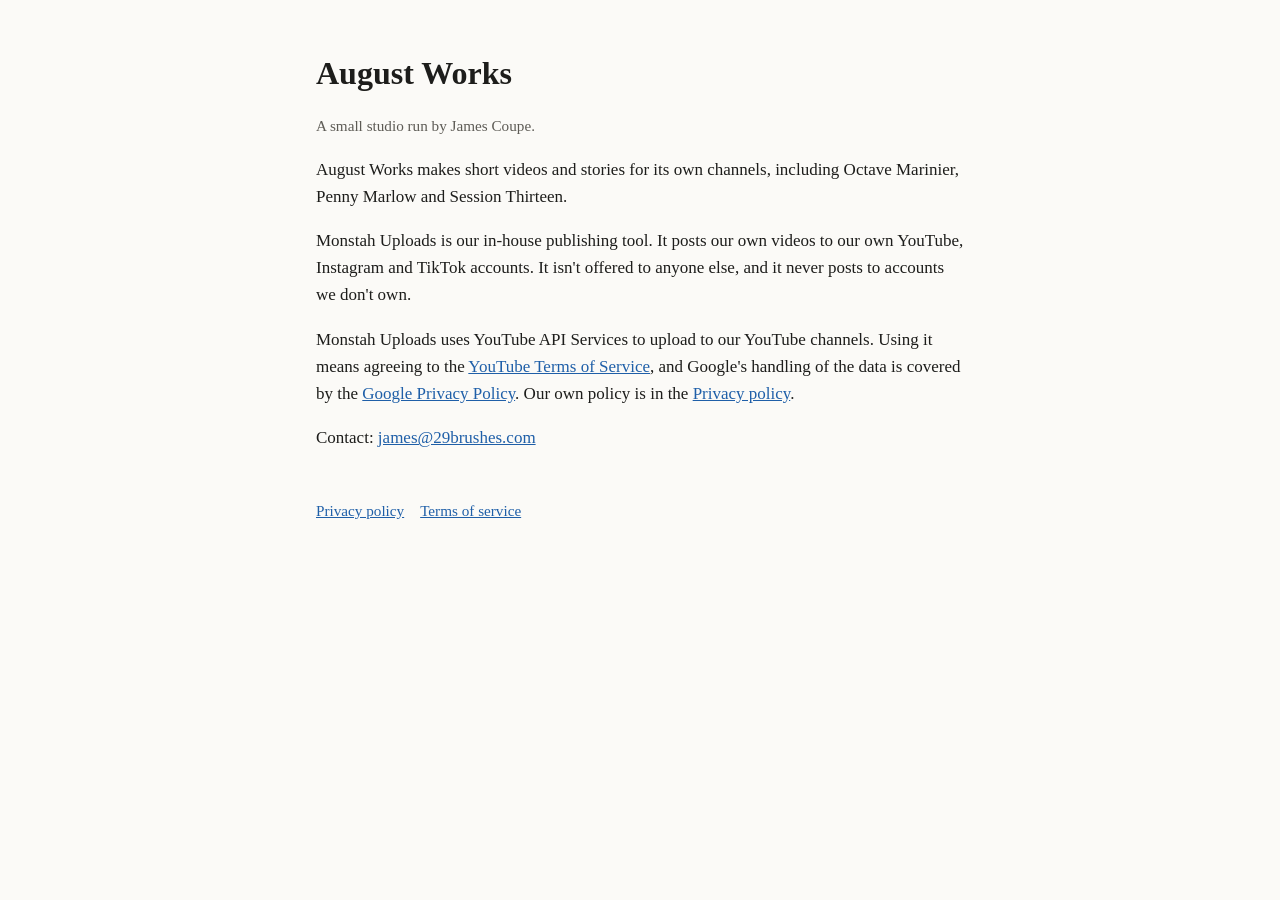
<file: index.html>
<!doctype html>
<html lang="en">
<head>
<meta charset="utf-8">
<meta name="viewport" content="width=device-width, initial-scale=1">
<title>August Works</title>
<link rel="stylesheet" href="style.css">
</head>
<body>
<main>
<h1>August Works</h1>
<p class="muted">A small studio run by James Coupe.</p>
<p>August Works makes short videos and stories for its own channels, including Octave Marinier, Penny Marlow and Session Thirteen.</p>
<p>Monstah Uploads is our in-house publishing tool. It posts our own videos to our own YouTube, Instagram and TikTok accounts. It isn't offered to anyone else, and it never posts to accounts we don't own.</p>
<p>Monstah Uploads uses YouTube API Services to upload to our YouTube channels. Using it means agreeing to the <a href="https://www.youtube.com/t/terms">YouTube Terms of Service</a>, and Google's handling of the data is covered by the <a href="https://policies.google.com/privacy">Google Privacy Policy</a>. Our own policy is in the <a href="privacy.html">Privacy policy</a>.</p>
<p>Contact: <a href="mailto:james@29brushes.com">james@29brushes.com</a></p>
<nav><a href="privacy.html">Privacy policy</a><a href="terms.html">Terms of service</a></nav>
</main>
</body>
</html>
</file>
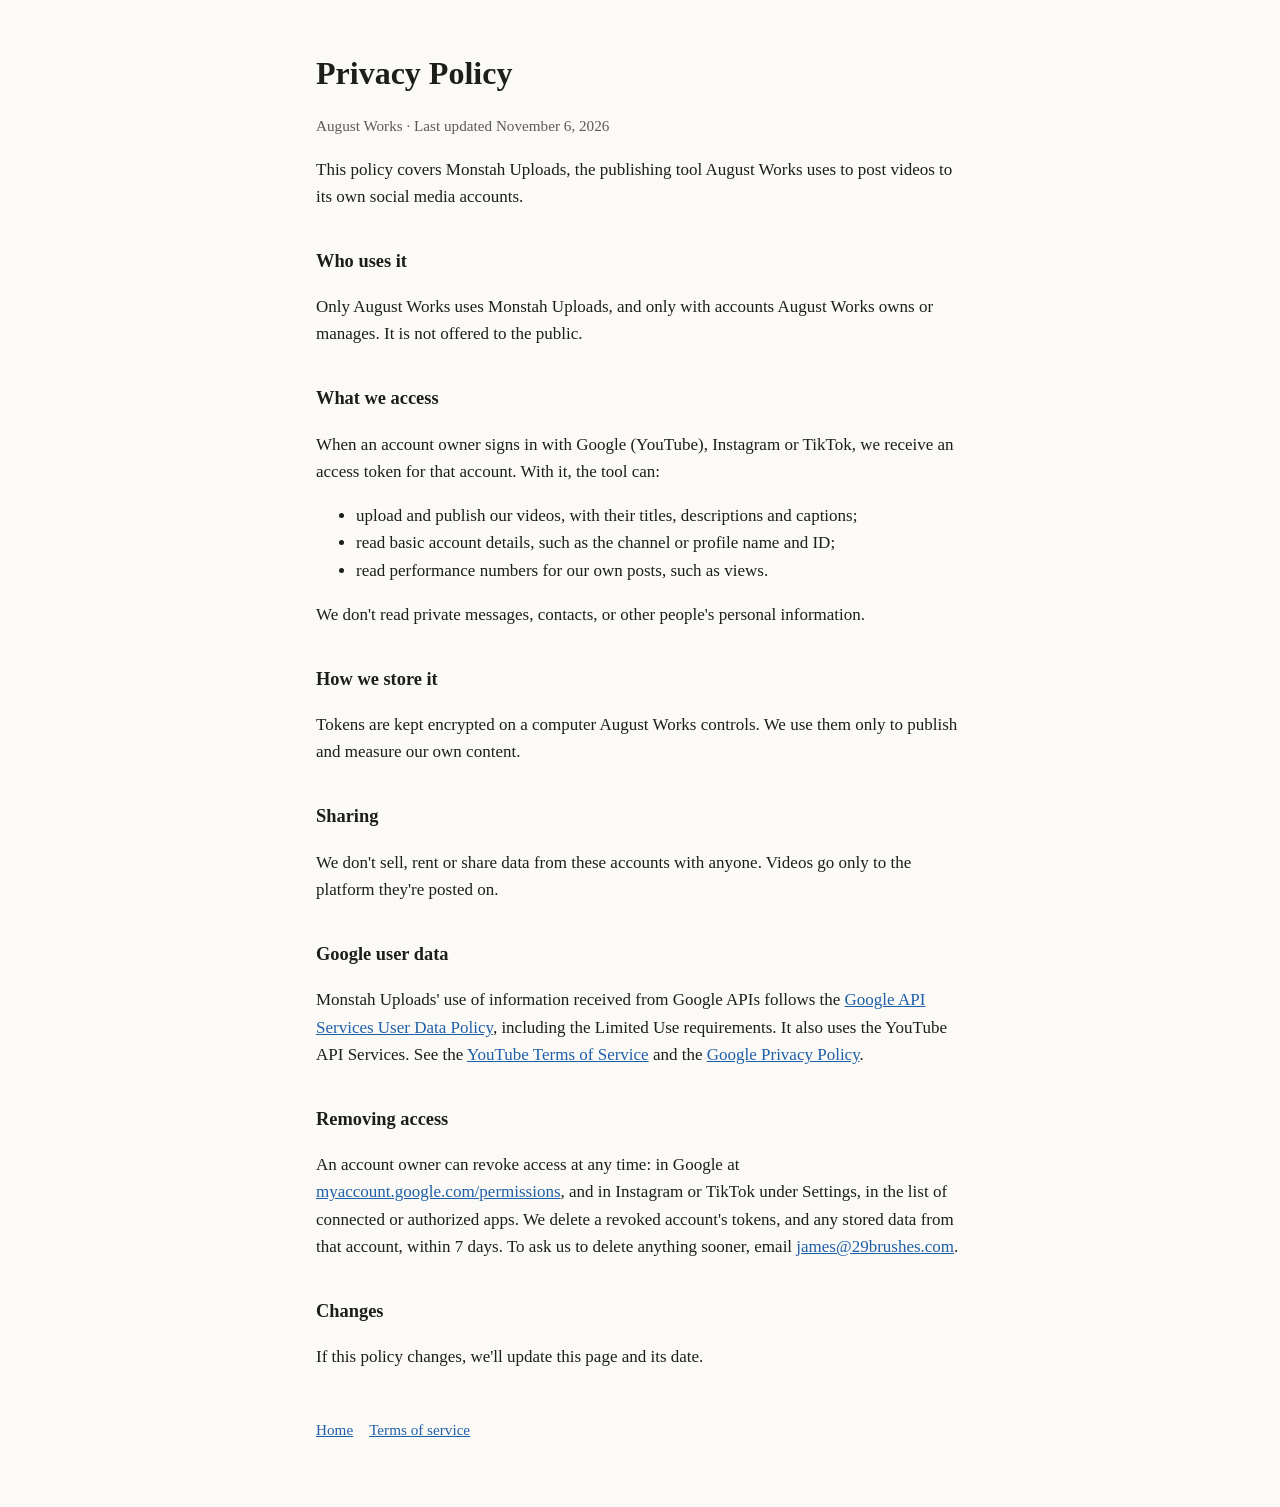
<file: privacy.html>
<!doctype html>
<html lang="en">
<head>
<meta charset="utf-8">
<meta name="viewport" content="width=device-width, initial-scale=1">
<title>Privacy Policy</title>
<link rel="stylesheet" href="style.css">
</head>
<body>
<main>
<h1>Privacy Policy</h1>
<p class="muted">August Works · Last updated November 6, 2026</p>

<p>This policy covers Monstah Uploads, the publishing tool August Works uses to post videos to its own social media accounts.</p>

<h2>Who uses it</h2>
<p>Only August Works uses Monstah Uploads, and only with accounts August Works owns or manages. It is not offered to the public.</p>

<h2>What we access</h2>
<p>When an account owner signs in with Google (YouTube), Instagram or TikTok, we receive an access token for that account. With it, the tool can:</p>
<ul>
<li>upload and publish our videos, with their titles, descriptions and captions;</li>
<li>read basic account details, such as the channel or profile name and ID;</li>
<li>read performance numbers for our own posts, such as views.</li>
</ul>
<p>We don't read private messages, contacts, or other people's personal information.</p>

<h2>How we store it</h2>
<p>Tokens are kept encrypted on a computer August Works controls. We use them only to publish and measure our own content.</p>

<h2>Sharing</h2>
<p>We don't sell, rent or share data from these accounts with anyone. Videos go only to the platform they're posted on.</p>

<h2>Google user data</h2>
<p>Monstah Uploads' use of information received from Google APIs follows the <a href="https://developers.google.com/terms/api-services-user-data-policy">Google API Services User Data Policy</a>, including the Limited Use requirements. It also uses the YouTube API Services. See the <a href="https://www.youtube.com/t/terms">YouTube Terms of Service</a> and the <a href="https://policies.google.com/privacy">Google Privacy Policy</a>.</p>

<h2>Removing access</h2>
<p>An account owner can revoke access at any time: in Google at <a href="https://myaccount.google.com/permissions">myaccount.google.com/permissions</a>, and in Instagram or TikTok under Settings, in the list of connected or authorized apps. We delete a revoked account's tokens, and any stored data from that account, within 7 days. To ask us to delete anything sooner, email <a href="mailto:james@29brushes.com">james@29brushes.com</a>.</p>

<h2>Changes</h2>
<p>If this policy changes, we'll update this page and its date.</p>

<nav><a href="index.html">Home</a><a href="terms.html">Terms of service</a></nav>
</main>
</body>
</html>
</file>
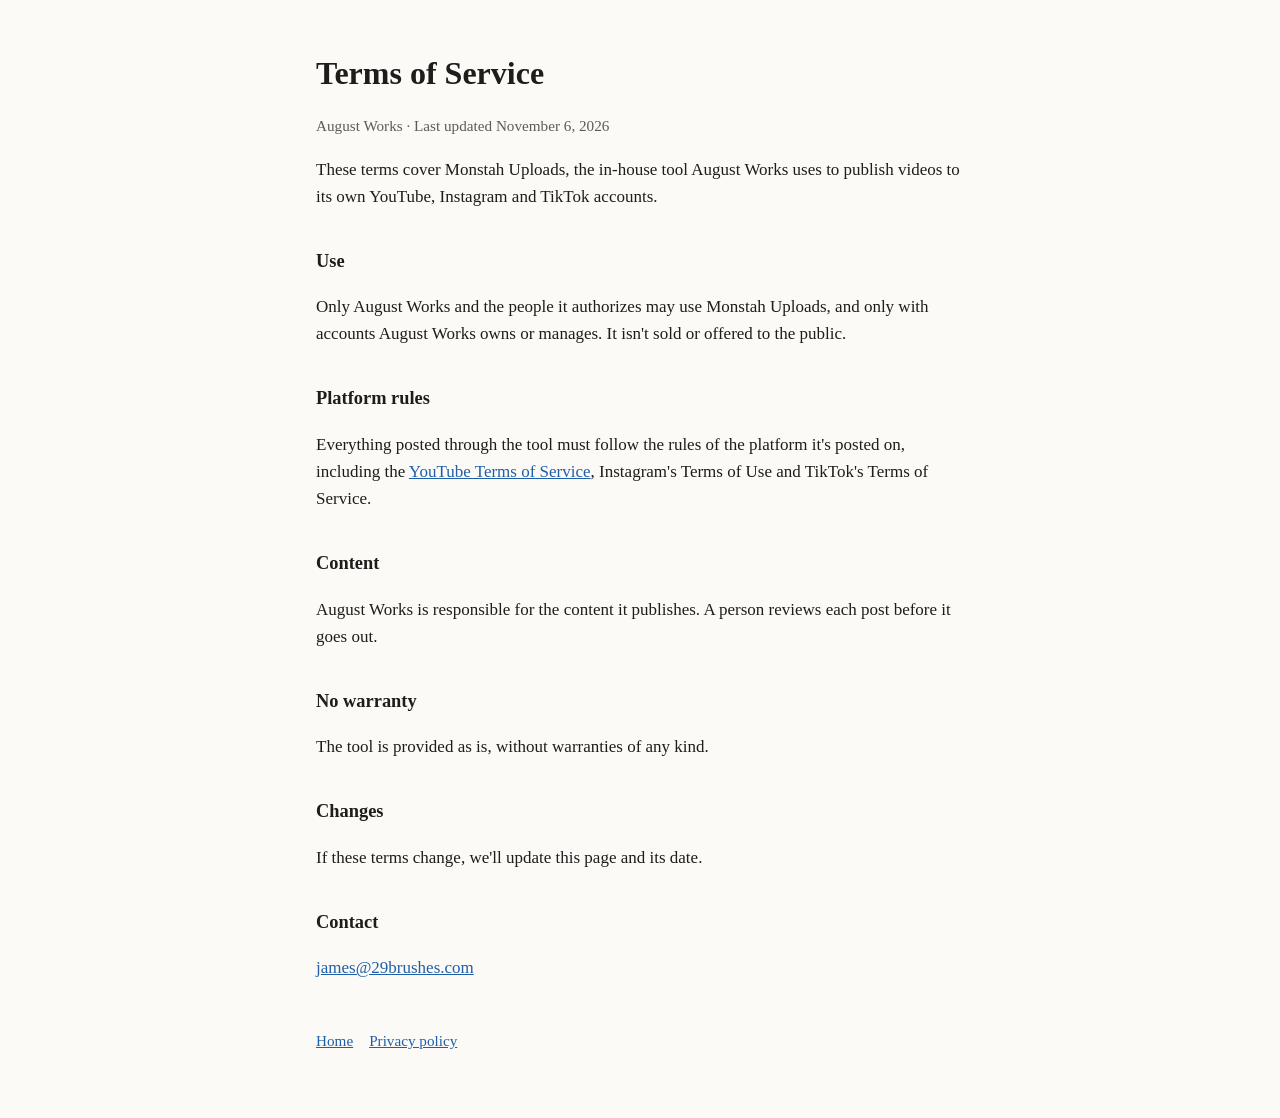
<file: terms.html>
<!doctype html>
<html lang="en">
<head>
<meta charset="utf-8">
<meta name="viewport" content="width=device-width, initial-scale=1">
<title>Terms of Service</title>
<link rel="stylesheet" href="style.css">
</head>
<body>
<main>
<h1>Terms of Service</h1>
<p class="muted">August Works · Last updated November 6, 2026</p>

<p>These terms cover Monstah Uploads, the in-house tool August Works uses to publish videos to its own YouTube, Instagram and TikTok accounts.</p>

<h2>Use</h2>
<p>Only August Works and the people it authorizes may use Monstah Uploads, and only with accounts August Works owns or manages. It isn't sold or offered to the public.</p>

<h2>Platform rules</h2>
<p>Everything posted through the tool must follow the rules of the platform it's posted on, including the <a href="https://www.youtube.com/t/terms">YouTube Terms of Service</a>, Instagram's Terms of Use and TikTok's Terms of Service.</p>

<h2>Content</h2>
<p>August Works is responsible for the content it publishes. A person reviews each post before it goes out.</p>

<h2>No warranty</h2>
<p>The tool is provided as is, without warranties of any kind.</p>

<h2>Changes</h2>
<p>If these terms change, we'll update this page and its date.</p>

<h2>Contact</h2>
<p><a href="mailto:james@29brushes.com">james@29brushes.com</a></p>

<nav><a href="index.html">Home</a><a href="privacy.html">Privacy policy</a></nav>
</main>
</body>
</html>
</file>
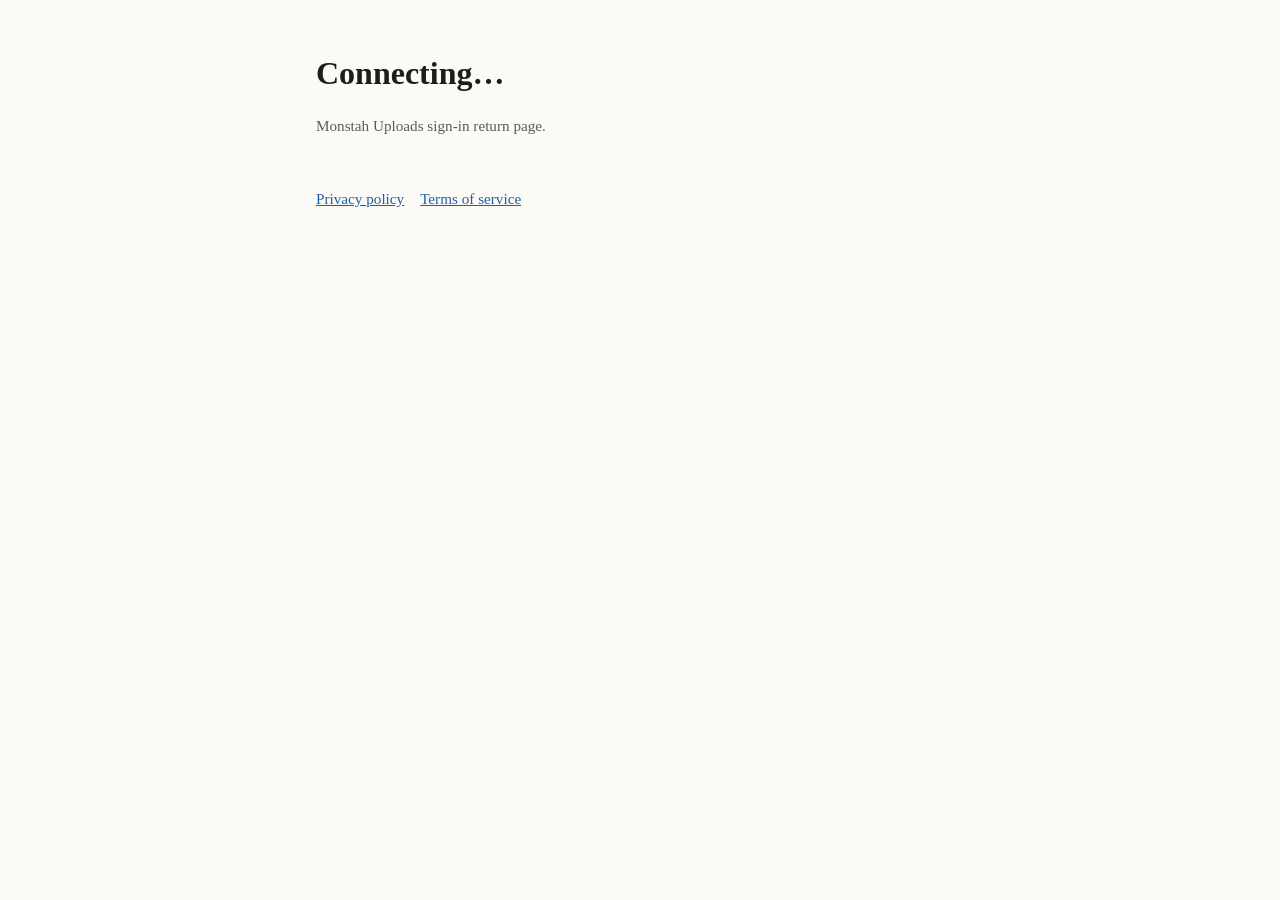
<file: tiktok/callback.html>
<!doctype html>
<html lang="en">
<head>
<meta charset="utf-8">
<meta name="viewport" content="width=device-width, initial-scale=1">
<meta name="robots" content="noindex">
<title>Connected</title>
<link rel="stylesheet" href="../style.css">
</head>
<body>
<main>
<h1 id="h">Connecting…</h1>
<p id="p" class="muted">Monstah Uploads sign-in return page.</p>
<nav><a href="../privacy.html">Privacy policy</a><a href="../terms.html">Terms of service</a></nav>
</main>
<script>
  // The sign-in code stays in this page's address for the August Works tool to read.
  // Nothing is sent anywhere from this page.
  const q = new URLSearchParams(location.search);
  if (q.get('code')) {
    document.getElementById('h').textContent = 'Connected';
    document.getElementById('p').textContent = 'Click Copy code, paste it into the terminal, then close this tab.';
    const b = document.createElement('button');
    b.textContent = 'Copy code';
    b.style.cssText = 'font:inherit;padding:.6em 1.2em;margin:.5em 0 1em;cursor:pointer';
    b.onclick = async () => { await navigator.clipboard.writeText(location.href); b.textContent = 'Copied'; };
    document.getElementById('p').after(b);
  } else if (q.get('error')) {
    document.getElementById('h').textContent = 'Not connected';
    document.getElementById('p').textContent = q.get('error_description') || q.get('error');
  }
</script>
</body>
</html>
</file>
<file: style.css>
:root { --bg: #fbfaf7; --fg: #1d1d1b; --muted: #5d5b55; --link: #1f5fa8; }
@media (prefers-color-scheme: dark) { :root { --bg: #151514; --fg: #ecebe6; --muted: #a8a59c; --link: #8ab8ec; } }
* { box-sizing: border-box; }
body { margin: 0; background: var(--bg); color: var(--fg); font: 17px/1.6 Georgia, "Times New Roman", serif; }
main { max-width: 680px; margin: 0 auto; padding: 48px 16px 64px; }
h1 { font-size: 2rem; margin: 0 0 4px; }
h2 { font-size: 1.15rem; margin: 2em 0 0.4em; }
p, li { color: var(--fg); }
.muted { color: var(--muted); font-size: 0.95rem; }
a { color: var(--link); }
nav { margin-top: 48px; font-size: 0.95rem; }
nav a { margin-right: 16px; }
</file>
